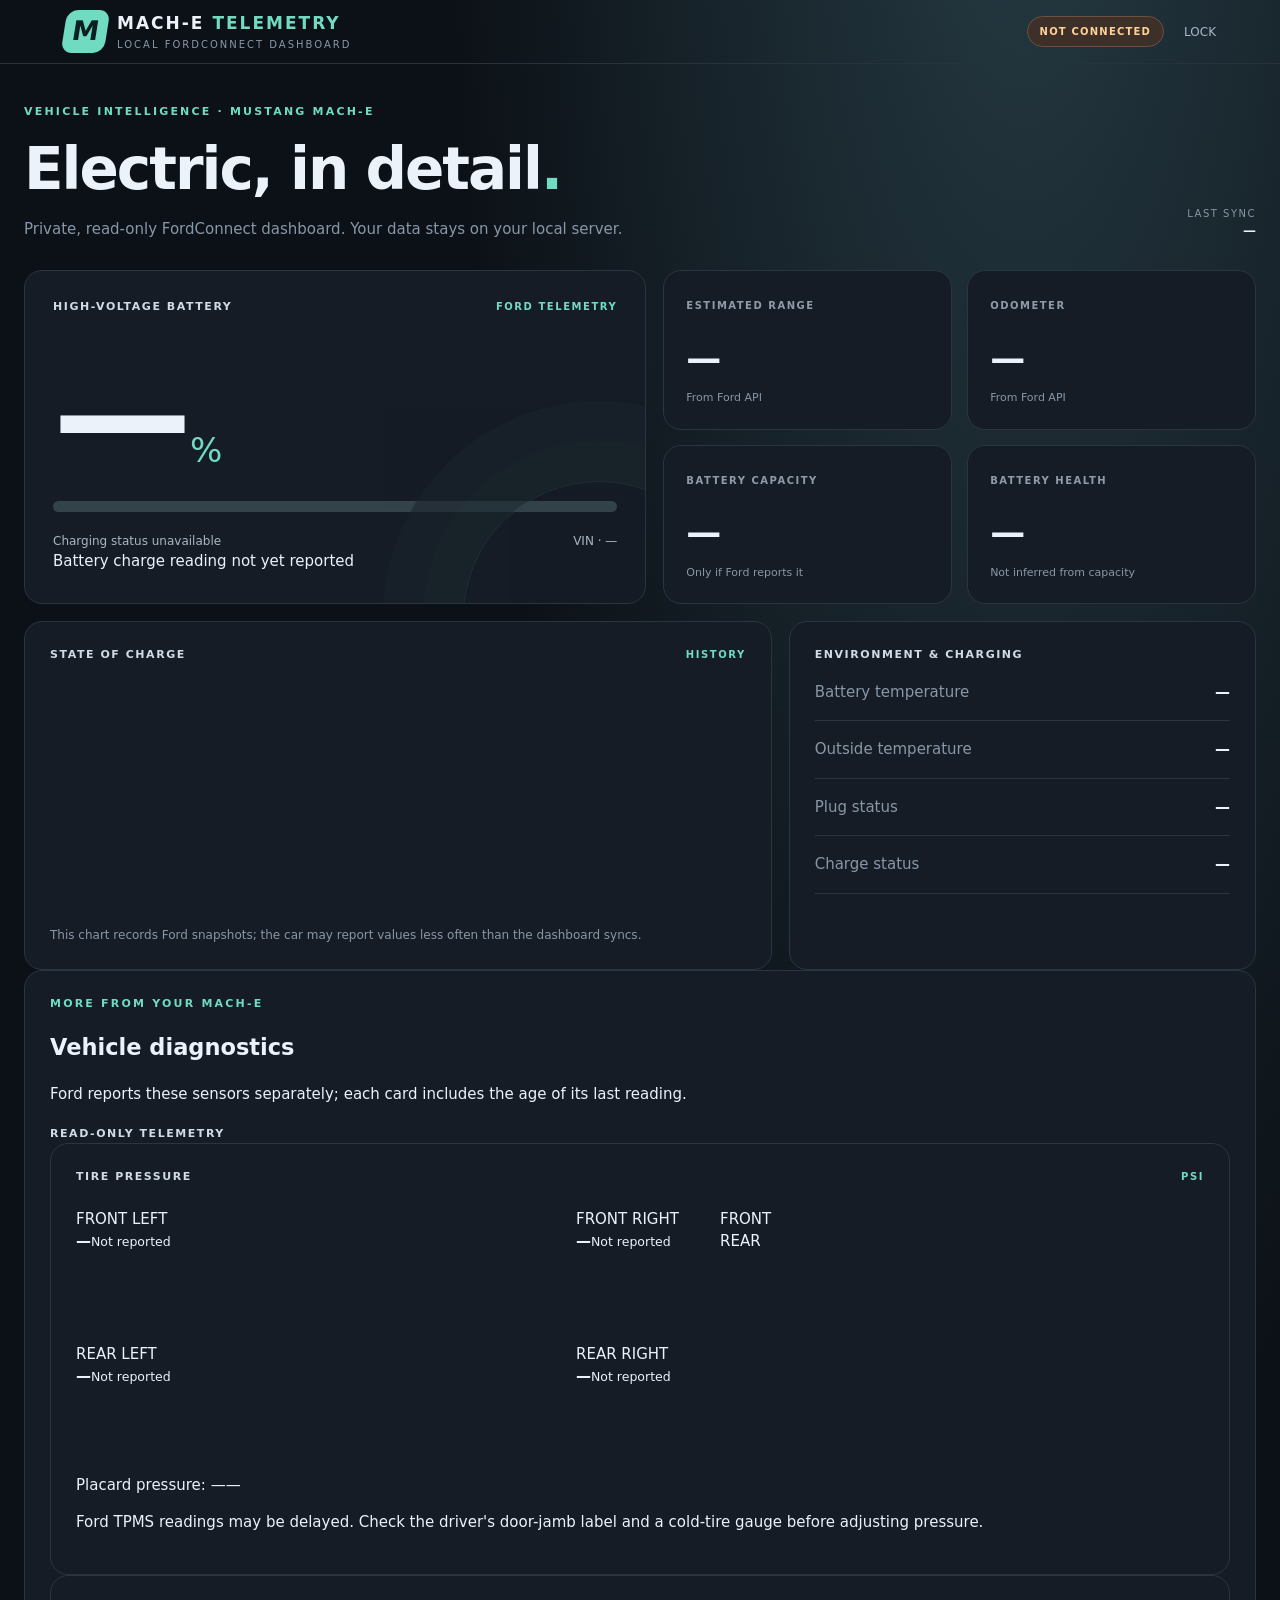
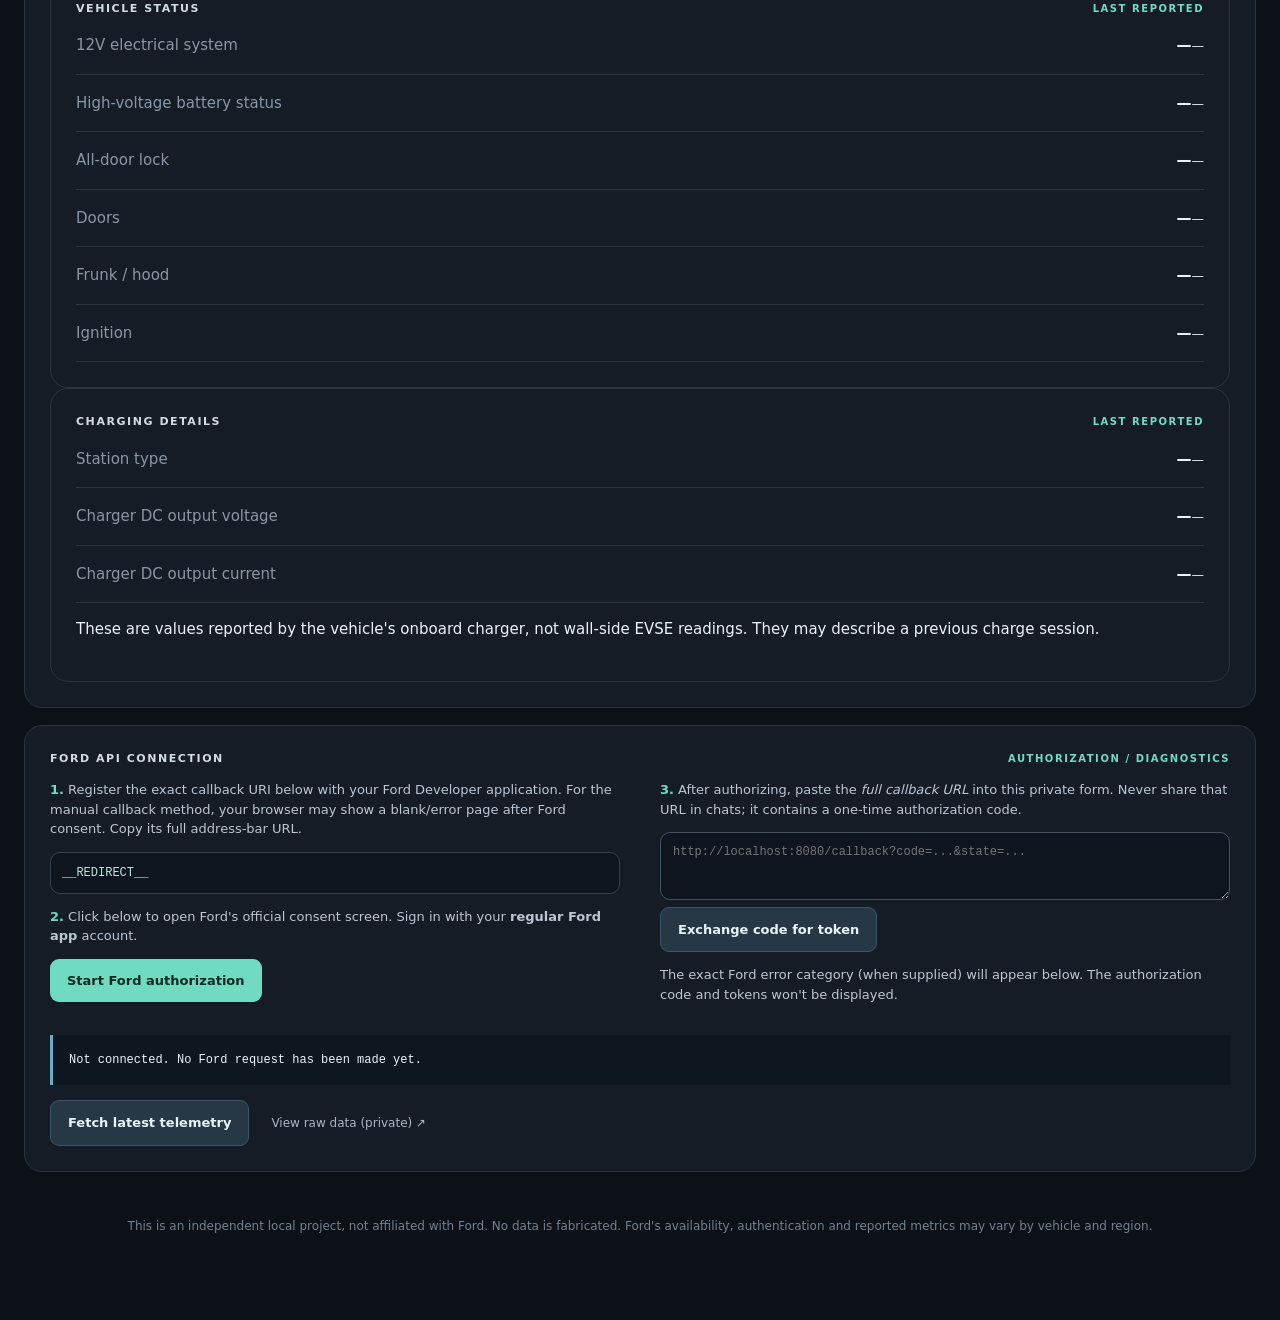
<file: index.html>
<!doctype html>
<html lang="en"><head>
<meta charset="utf-8"><meta name="viewport" content="width=device-width, initial-scale=1">
<title>Mach-E | Telemetry</title>
<link rel="stylesheet" href="/web/style.css">
</head><body>
<header class="top"><div class="brand"><div class="mark">M</div><div><strong>MACH-E <span>TELEMETRY</span></strong><small>LOCAL FORDCONNECT DASHBOARD</small></div></div><div class="right"><span class="online" id="connection">NOT CONNECTED</span><a class="logout" href="/logout">LOCK</a></div></header>
<main>
<div class="intro"><div><div class="eyebrow">VEHICLE INTELLIGENCE · MUSTANG MACH-E</div><h1>Electric, in detail<span>.</span></h1><p>Private, read-only FordConnect dashboard. Your data stays on your local server.</p></div><div class="updated">LAST SYNC <strong id="updated">—</strong></div></div>
<div class="hero">
  <section class="battery"><div class="panel-title">HIGH-VOLTAGE BATTERY <span>FORD TELEMETRY</span></div><div class="soc"><strong id="soc">—</strong><span>%</span></div><div class="progress"><i id="soc-bar"></i></div><div class="battery-footer"><span id="charge">Charging status unavailable</span><span id="vin">VIN · —</span></div><div class="fineprint" id="soc-age">Battery charge reading not yet reported</div></section>
  <section class="metrics">
    <div class="tile"><label>ESTIMATED RANGE</label><div id="range">—</div><small id="range-unit">From Ford API</small></div>
    <div class="tile"><label>ODOMETER</label><div id="odo">—</div><small id="odo-unit">From Ford API</small></div>
    <div class="tile"><label>BATTERY CAPACITY</label><div id="capacity">—</div><small id="capacity-unit">Only if Ford reports it</small></div>
    <div class="tile"><label>BATTERY HEALTH</label><div id="health">—</div><small>Not inferred from capacity</small></div>
  </section>
</div>
<div class="secondary">
<section class="panel graph"><div class="panel-title">STATE OF CHARGE <span>HISTORY</span></div><canvas id="chart" width="900" height="230"></canvas><div class="graph-note">This chart records Ford snapshots; the car may report values less often than the dashboard syncs.</div></section>
<section class="panel temperatures"><div class="panel-title">ENVIRONMENT & CHARGING</div><div class="kv"><span>Battery temperature</span><strong id="battery-temp">—</strong></div><div class="kv"><span>Outside temperature</span><strong id="outside-temp">—</strong></div><div class="kv"><span>Plug status</span><strong id="plug-status">—</strong></div><div class="kv"><span>Charge status</span><strong id="charge-status">—</strong></div></section>
</div>
<section class="panel additional" aria-label="Vehicle diagnostics">
  <div class="section-heading"><div><div class="eyebrow">MORE FROM YOUR MACH-E</div><h2>Vehicle diagnostics</h2><p>Ford reports these sensors separately; each card includes the age of its last reading.</p></div><span class="panel-title">READ-ONLY TELEMETRY</span></div>
  <div class="diagnostics-grid">
    <section class="panel tire-panel">
      <div class="panel-title">TIRE PRESSURE <span>PSI</span></div>
      <div class="tire-layout">
        <div class="tire-cell"><div class="tire-caption">FRONT LEFT</div><strong id="tire-fl">—</strong><small id="tire-fl-age">Not reported</small></div>
        <div class="tire-cell"><div class="tire-caption">FRONT RIGHT</div><strong id="tire-fr">—</strong><small id="tire-fr-age">Not reported</small></div>
        <div class="car-graphic" aria-hidden="true"><div class="car-body"><span>FRONT</span><div class="windshield"></div><div class="roof"></div><span>REAR</span></div></div>
        <div class="tire-cell"><div class="tire-caption">REAR LEFT</div><strong id="tire-rl">—</strong><small id="tire-rl-age">Not reported</small></div>
        <div class="tire-cell"><div class="tire-caption">REAR RIGHT</div><strong id="tire-rr">—</strong><small id="tire-rr-age">Not reported</small></div>
      </div>
      <div class="tire-foot"><span id="tire-placard">Placard pressure: —</span><span id="tire-timestamp">—</span></div>
      <p class="fineprint">Ford TPMS readings may be delayed. Check the driver's door-jamb label and a cold-tire gauge before adjusting pressure.</p>
    </section>
    <section class="panel diagnostic-panel">
      <div class="panel-title">VEHICLE STATUS <span>LAST REPORTED</span></div>
      <div class="kv"><span>12V electrical system</span><div><strong id="battery-12v">—</strong><small id="battery-12v-age">—</small></div></div>
      <div class="kv"><span>High-voltage battery status</span><div><strong id="battery-performance">—</strong><small id="battery-performance-age">—</small></div></div>
      <div class="kv"><span>All-door lock</span><div><strong id="door-lock">—</strong><small id="door-lock-age">—</small></div></div>
      <div class="kv"><span>Doors</span><div><strong id="doors">—</strong><small id="doors-age">—</small></div></div>
      <div class="kv"><span>Frunk / hood</span><div><strong id="hood">—</strong><small id="hood-age">—</small></div></div>
      <div class="kv"><span>Ignition</span><div><strong id="ignition">—</strong><small id="ignition-age">—</small></div></div>
    </section>
    <section class="panel diagnostic-panel">
      <div class="panel-title">CHARGING DETAILS <span>LAST REPORTED</span></div>
      <div class="kv"><span>Station type</span><div><strong id="charger-type">—</strong><small id="charger-type-age">—</small></div></div>
      <div class="kv"><span>Charger DC output voltage</span><div><strong id="charger-voltage">—</strong><small id="charger-voltage-age">—</small></div></div>
      <div class="kv"><span>Charger DC output current</span><div><strong id="charger-current">—</strong><small id="charger-current-age">—</small></div></div>
      <p class="fineprint">These are values reported by the vehicle's onboard charger, not wall-side EVSE readings. They may describe a previous charge session.</p>
    </section>
  </div>
</section>
<section class="panel setup"><div class="panel-title">FORD API CONNECTION <span>AUTHORIZATION / DIAGNOSTICS</span></div>
<div class="setup-grid"><div><p><b>1.</b> Register the exact callback URI below with your Ford Developer application. For the manual callback method, your browser may show a blank/error page after Ford consent. Copy its full address-bar URL.</p><div class="code">__REDIRECT__</div><p><b>2.</b> Click below to open Ford's official consent screen. Sign in with your <strong>regular Ford app</strong> account.</p><a class="primary" href="/start" target="_blank" rel="noreferrer">Start Ford authorization</a></div>
<div><p><b>3.</b> After authorizing, paste the <em>full callback URL</em> into this private form. Never share that URL in chats; it contains a one-time authorization code.</p><form action="/manual" method="POST"><input name="csrf" type="hidden" value="__CSRF__"><textarea name="callback_url" placeholder="http://localhost:8080/callback?code=...&state=..." rows="3" required></textarea><button class="secondary-button" type="submit">Exchange code for token</button></form><p class="muted">The exact Ford error category (when supplied) will appear below. The authorization code and tokens won't be displayed.</p></div></div>
<div class="diag" id="diag">Not connected. No Ford request has been made yet.</div>
<div class="controls"><form action="/poll" method="POST"><input type="hidden" name="csrf" value="__CSRF__"><button class="secondary-button" type="submit">Fetch latest telemetry</button></form><a href="/api/raw" target="_blank" rel="noreferrer" class="raw-link">View raw data (private) ↗</a></div>
</section>
<footer>This is an independent local project, not affiliated with Ford. No data is fabricated. Ford's availability, authentication and reported metrics may vary by vehicle and region.</footer>
</main><script src="/web/app.js"></script>
</body></html>
</file>
<file: web/style.css>
:root{color-scheme:dark;--bg:#0c1117;--card:#151c25;--line:#2b3541;--light:#ecf2fa;--muted:#8897a8;--accent:#70dbc1}*{box-sizing:border-box}body{margin:0;background:radial-gradient(ellipse at 80% -10%,#263b44 0,transparent 40%),var(--bg);color:var(--light);font:15px/1.5 system-ui,-apple-system,Segoe UI,sans-serif}.top{padding:22px max(5vw,24px);display:flex;align-items:center;justify-content:space-between;border-bottom:1px solid #29323c}.brand{display:flex;gap:14px;align-items:center}.mark{background:var(--accent);color:#0b2020;font-size:27px;font-weight:900;width:43px;height:43px;border-radius:11px;display:grid;place-items:center;transform:skew(-9deg)}.brand strong{letter-spacing:2px;font-size:17px}.brand strong span{color:var(--accent)}.brand small{display:block;color:var(--muted);font-size:10px;letter-spacing:2px}.right{display:flex;align-items:center;gap:20px}.online{font-size:10px;font-weight:800;letter-spacing:1.2px;color:#ffd198;background:#3d3029;border:1px solid #6c4f3c;border-radius:25px;padding:7px 12px}.online.connected{color:#91e5c9;background:#173a31;border-color:#326956}.logout,.raw-link{font-size:12px;color:#a8b6c7;text-decoration:none}main{max-width:1330px;padding:40px 24px;margin:0 auto}.intro{display:flex;align-items:end;justify-content:space-between;gap:25px;margin:0 0 30px}.eyebrow{font-size:11px;font-weight:700;letter-spacing:2.2px;color:var(--accent)}h1{font-size:clamp(34px,5vw,58px);letter-spacing:-2px;margin:5px 0}h1 span{color:var(--accent)}.intro p{color:var(--muted);margin:0}.updated{font-size:10px;letter-spacing:1.5px;color:var(--muted);text-align:right}.updated strong{display:block;font-size:13px;letter-spacing:0;color:var(--light)}.hero{display:grid;grid-template-columns:1.05fr 1fr;gap:17px}.battery,.panel,.tile{background:var(--card);border:1px solid var(--line);border-radius:18px}.battery{padding:28px;min-height:320px;position:relative;overflow:hidden}.battery:after{content:"";position:absolute;width:270px;height:270px;border:1px solid #273f44;border-radius:100%;right:-90px;bottom:-150px;box-shadow:0 0 0 40px #1a2a2e,0 0 0 80px #1a242c;opacity:.55;pointer-events:none}.panel-title{color:#d0dbe7;letter-spacing:1.55px;font-size:11px;font-weight:800}.panel-title span{float:right;color:var(--accent);font-size:10px}.soc{margin-top:29px;line-height:1;display:flex;align-items:baseline;gap:8px}.soc strong{font-size:clamp(90px,11vw,139px);font-weight:600;letter-spacing:-10px}.soc span{font-size:34px;font-weight:300;color:var(--accent)}.progress{height:11px;background:#34424a;border-radius:20px;margin:17px 0 20px;overflow:hidden}.progress i{height:100%;width:0;display:block;border-radius:20px;background:linear-gradient(90deg,#56d3af,#a7f0d5);transition:width 1s}.battery-footer{display:flex;justify-content:space-between;color:#aab7c3;font-size:12px}.metrics{display:grid;grid-template-columns:1fr 1fr;gap:15px}.tile{padding:22px}.tile label{font-size:10px;font-weight:800;letter-spacing:1.5px;color:#8e9ca9}.tile div{font-size:39px;font-weight:600;letter-spacing:-1.5px;margin:17px 0 5px}.tile small{color:var(--muted);font-size:11px}.secondary{display:grid;grid-template-columns:1.6fr 1fr;gap:17px;margin-top:17px}.panel{padding:25px}canvas{width:100%;height:240px;display:block;margin-top:22px}.graph-note,.muted{color:var(--muted);font-size:12px}.kv{border-bottom:1px solid var(--line);display:flex;justify-content:space-between;gap:15px;padding:17px 0}.kv span{color:var(--muted)}.kv strong{font-weight:600}.setup{margin-top:17px}.setup-grid{display:grid;grid-template-columns:1fr 1fr;gap:40px}.setup p{color:#bac7d5;font-size:13px}.setup b{color:var(--accent)}.code{overflow-wrap:anywhere;padding:11px;background:#0e151e;border:1px solid #344250;border-radius:10px;color:#bde4dc;font-family:ui-monospace,monospace;font-size:12px}.primary,.secondary-button{padding:12px 17px;border-radius:9px;font:inherit;font-size:13px;font-weight:700;text-decoration:none;display:inline-block;cursor:pointer}.primary{background:var(--accent);color:#0b2924}.secondary-button{background:#263746;color:#e9f4f6;border:1px solid #3b5668}textarea{width:100%;background:#0e151e;color:var(--light);border:1px solid #425464;border-radius:10px;padding:12px;font:12px ui-monospace,monospace;resize:vertical}.diag{background:#0c1720;border-left:3px solid #6aaec1;padding:16px;font-family:ui-monospace,monospace;font-size:12px;overflow-wrap:anywhere;margin-top:20px}.diag.error{border-color:#f2a77d;color:#ffd1b1}.controls{display:flex;align-items:center;gap:22px;margin-top:15px}footer{color:#718291;text-align:center;margin:45px 0;font-size:12px}@media(max-width:800px){.hero,.secondary,.setup-grid{grid-template-columns:1fr}.intro{display:block}.updated{text-align:left;margin-top:20px}.metrics{grid-template-columns:1fr 1fr}.tile{padding:17px}.tile div{font-size:29px}.battery{min-height:290px}.soc strong{font-size:100px}}

/* 2026-11 telemetry charts: deliberately matches the original Mach-E console. */
.trends{display:grid;grid-template-columns:1fr 1fr;gap:17px;margin-top:17px}
.chart-panel{min-width:0;overflow:hidden;padding:25px 25px 19px}
.chart-subtitle{font-size:12px;color:var(--muted);margin:8px 0 0;min-height:20px}
.chart-panel canvas{height:234px;margin-top:15px;max-width:100%;cursor:crosshair}
.chart-panel .graph-note{min-height:35px;margin-top:9px;color:var(--muted);font-size:11px;line-height:1.45}
.environment{margin-top:17px}
.environment-grid{display:grid;grid-template-columns:repeat(5,minmax(0,1fr));gap:0 18px}
.environment-grid .kv{min-width:0;display:flex;flex-direction:column;align-items:start;gap:7px;padding:20px 0 13px}
.environment-grid .kv strong{font-size:18px;overflow-wrap:anywhere}
.environment-grid .kv span{font-size:12px}
@media(max-width:950px){.trends{grid-template-columns:1fr}.environment-grid{grid-template-columns:repeat(3,minmax(0,1fr))}}
@media(max-width:500px){.chart-panel{padding:19px 16px 14px}.environment-grid{grid-template-columns:1fr 1fr;column-gap:12px}.environment-grid .kv strong{font-size:14px}}

/* v1.3.0: optional readings are rendered only after data validation. */
[hidden]{display:none!important}.car-mark{object-fit:contain;flex:none;filter:drop-shadow(0 5px 9px #0007)}.top{padding-top:10px;padding-bottom:10px}.brand{gap:10px}.updated span{display:block;font-size:11px;letter-spacing:0;max-width:280px;margin-top:5px}.reading-age{display:block;font-size:10px;line-height:1.5;color:#94a3b3;margin-top:5px;letter-spacing:0}.reading-age.stale{color:#e6bb85}.tile small{display:block}.battery .reading-age{position:relative;z-index:1}.battery-footer{margin-top:12px;gap:8px;position:relative;z-index:1}.hero:has(>.battery[hidden]){grid-template-columns:1fr}.hero:has(>.metrics:empty){grid-template-columns:1fr}.metrics{grid-template-columns:repeat(2,minmax(0,1fr));align-content:stretch}.tile div{font-size:35px}.alerts{display:grid;gap:8px;margin-bottom:20px}.alert{padding:12px 16px;border:1px solid #38515b;background:#15252d;border-radius:11px;color:#b8d9df;font-size:13px}.alert.warning{background:#302821;border-color:#6e5034;color:#f4d3aa}.alert small{display:block;color:inherit;opacity:.85;margin-top:4px}.empty-state{margin-bottom:18px;color:var(--muted)}.vehicle-overview{display:grid;grid-template-columns:1fr 1fr;gap:17px;margin-top:17px}.vehicle-overview:has(>section[hidden]){grid-template-columns:1fr}.tire-layout{display:grid;grid-template-columns:minmax(100px,1fr) minmax(86px,128px) minmax(100px,1fr);grid-template-rows:1fr 1fr;gap:16px;margin:22px 0 12px;min-height:254px}.tire-car{grid-column:2;grid-row:1/3;display:flex;align-items:center;flex-direction:column;gap:12px;color:var(--muted);font-size:9px;letter-spacing:1.5px}.car-outline{height:204px;width:100px;border-radius:36px 36px 27px 27px;border:2px solid #b5bdc2;background:linear-gradient(100deg,#6b7a82,#d7dddd 30%,#a0acb2 70%,#65747d);position:relative;box-shadow:-10px 35px 0 -7px #04090d,10px 35px 0 -7px #04090d}.car-outline:before{content:'';position:absolute;inset:37px 10px 39px;border-radius:22px 22px 16px 16px;background:linear-gradient(180deg,#182934,#09121a 30%,#1a2c34);border:1px solid #64737d}.car-outline:after{content:'';position:absolute;left:12px;right:12px;bottom:15px;border-top:3px solid #dd857e;box-shadow:0 -160px 0 #c2f3ef}.car-outline b{position:absolute;bottom:45px;width:100%;text-align:center;color:#c5d4d8;font-size:12px}.tire-card{padding:12px;border:1px solid #2e424b;border-radius:12px;background:#111923;min-width:0;display:flex;flex-direction:column;justify-content:center}.tire-card label{font-size:10px;letter-spacing:1px;color:var(--muted)}.tire-card strong{font-size:31px;font-weight:600;letter-spacing:-1px}.tire-card strong span{font-size:12px;color:var(--accent);letter-spacing:0}.tire-card .tpms{font-size:10px;color:#9fcebd}.tire-card.warning{border-color:#ab784b}.tire-card.warning .tpms{color:#ffd198}.tire-card .placard{font-size:10px;color:var(--muted)}.fl{grid-column:1;grid-row:1}.fr{grid-column:3;grid-row:1}.rl{grid-column:1;grid-row:2}.rr{grid-column:3;grid-row:2}.status-list .kv{align-items:baseline;padding:12px 0}.status-list strong{display:block;font-size:14px;text-align:right}.status-list .reading-age{text-align:right}.status-details{margin-top:18px}.status-details summary,.authorization summary{color:#a7c5cb;font-size:13px;cursor:pointer}.environment-grid{grid-template-columns:repeat(auto-fit,minmax(150px,1fr))}.environment-grid .kv strong{font-size:18px}.environment-grid .kv{gap:4px}.environment-grid .kv .reading-age{margin:0}.history-controls{margin-top:32px;display:flex;align-items:center;justify-content:space-between;gap:16px}.history-controls p{font-size:11px;color:var(--muted);margin:5px 0 0}.history-actions{display:flex;align-items:center;gap:12px;flex-wrap:wrap}.history-actions label{color:var(--muted);font-size:12px}select{font:inherit;font-size:13px;background:#182631;color:#e6f1f4;border:1px solid #3b5668;border-radius:8px;padding:9px 26px 9px 10px}.history-actions .secondary-button{font-size:12px;padding:9px 12px}.trends:has(#efficiency-panel[hidden]){grid-template-columns:1fr}.support{margin-top:20px}.support>summary{cursor:pointer;font-size:13px;font-weight:600;color:#c4d6dd}.support>summary span{float:right;color:var(--accent);font-size:11px;font-weight:400}.support-report{display:grid;gap:0;margin:15px 0}.support-row{display:grid;grid-template-columns:1fr 1.6fr;gap:18px;padding:10px 0;border-bottom:1px solid var(--line);font-size:12px}.support-row strong{font-weight:500}.support-row span{color:var(--muted)}.support-row code{font-size:10px;color:#a6c6ce;overflow-wrap:anywhere;display:block}.authorization{margin-top:20px}.diag{margin-top:18px}button:disabled{cursor:wait;opacity:.65}.online.cached{background:#302a21;color:#edca91;border-color:#66563d}a:focus-visible,button:focus-visible,summary:focus-visible,select:focus-visible{outline:2px solid var(--accent);outline-offset:4px}.noscript{padding:20px;color:#ffd198}
@media(max-width:800px){.vehicle-overview{grid-template-columns:1fr}.history-controls{align-items:start;flex-direction:column}.car-mark{width:100px;height:65px}.brand strong{font-size:14px}.brand small{font-size:8px;letter-spacing:1px}.right{gap:12px}.online{font-size:9px;padding:6px 9px}.intro{margin-bottom:20px}.environment-grid{grid-template-columns:repeat(3,minmax(0,1fr))}}
@media(max-width:500px){main{padding:25px 14px}.top{padding-left:12px;padding-right:12px}.car-mark{width:77px;height:54px}.brand{gap:4px}.brand small{max-width:130px;letter-spacing:.6px}.logout{font-size:10px}.right{gap:8px}.online{max-width:112px;text-align:center;letter-spacing:.4px}.panel{padding:20px 16px}.panel-title{font-size:10px;letter-spacing:1.1px}.panel-title span{font-size:9px;letter-spacing:.6px}.tire-layout{grid-template-columns:minmax(85px,1fr) 77px minmax(85px,1fr);gap:8px}.car-outline{width:67px;height:204px}.tire-card{padding:10px 8px}.tire-card strong{font-size:26px}.tire-card label{font-size:9px;letter-spacing:.4px}.tire-card .placard,.tire-card .tpms{font-size:9px}.environment-grid{grid-template-columns:repeat(2,minmax(0,1fr))}.history-actions{gap:9px}.support-row{grid-template-columns:1fr;gap:5px}.support>summary span{float:none;display:block;margin:5px 0}.tile div{font-size:29px}.controls{flex-wrap:wrap;gap:12px}.status-list .kv{gap:8px}.status-list .kv>span{font-size:12px}}
@media(prefers-reduced-motion:reduce){.progress i{transition:none}}
.metrics>.tile:last-child:nth-child(odd){grid-column:1/-1}
</file>
